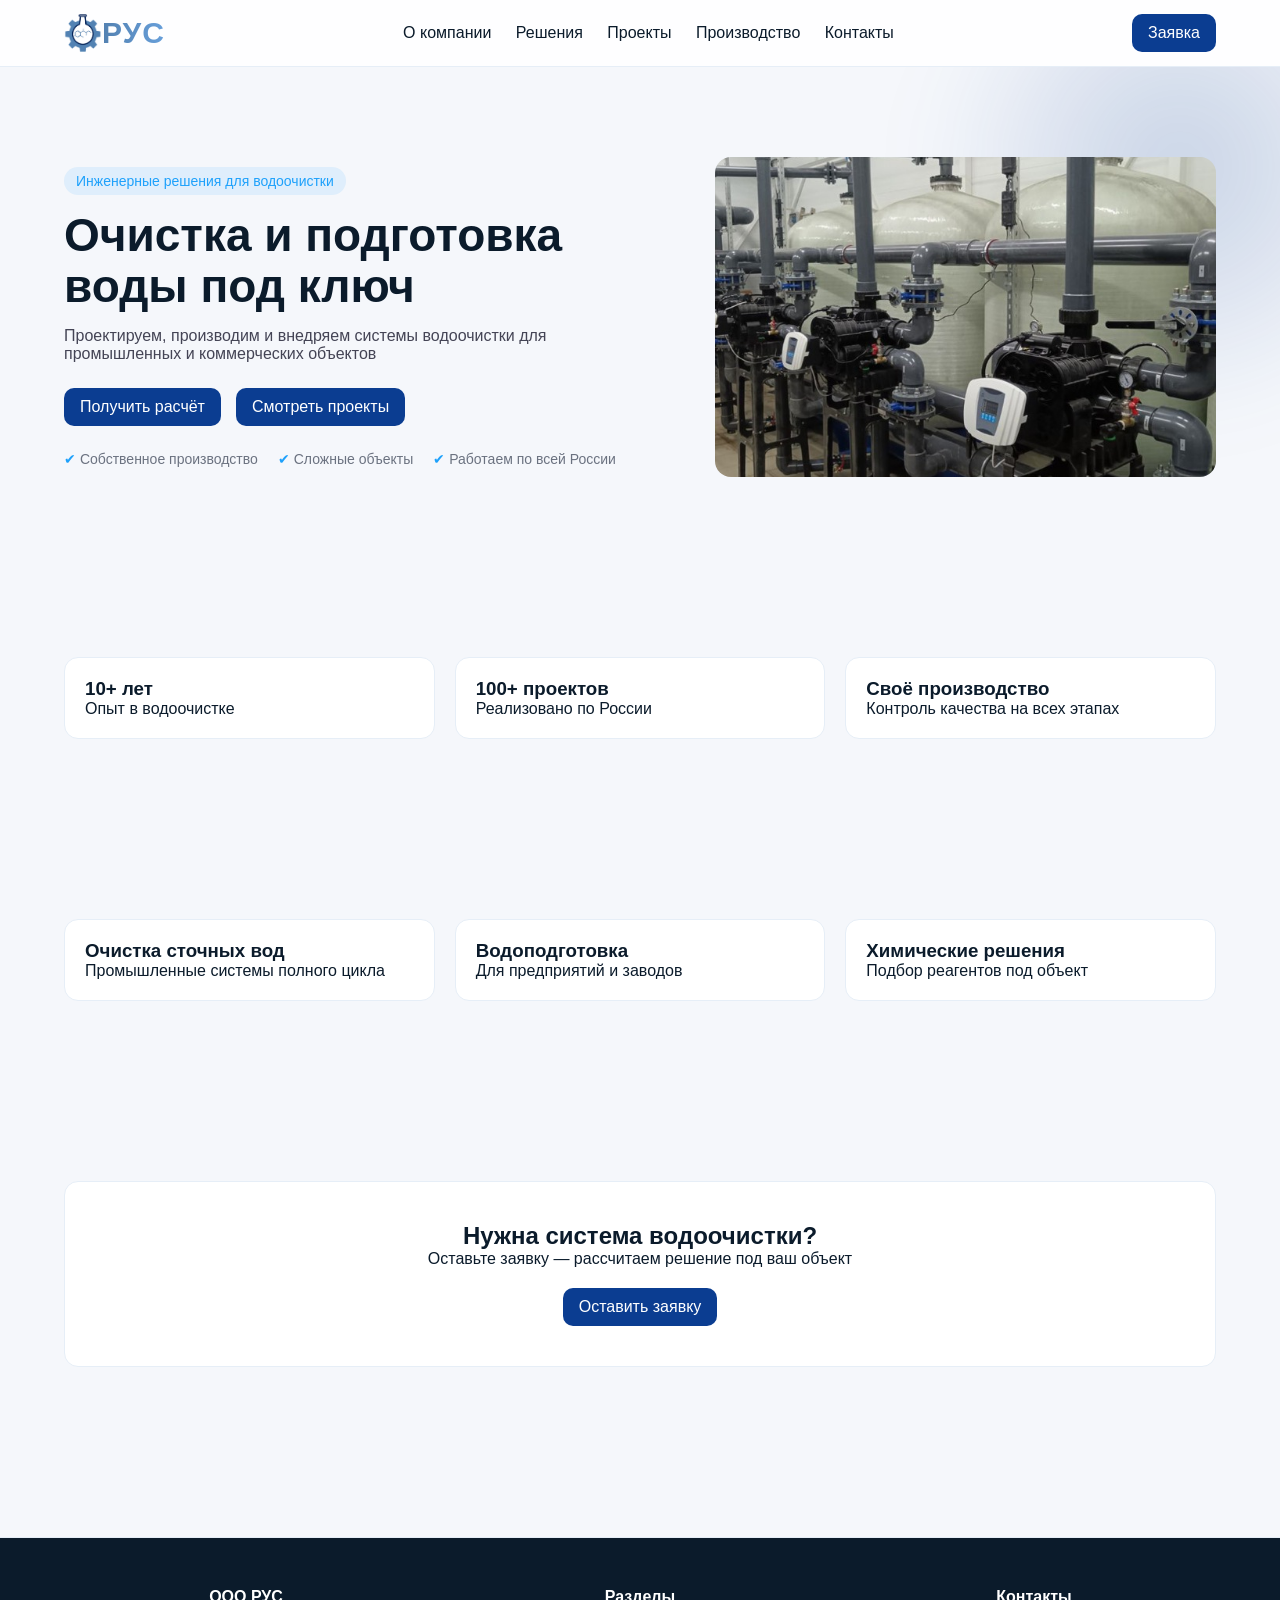
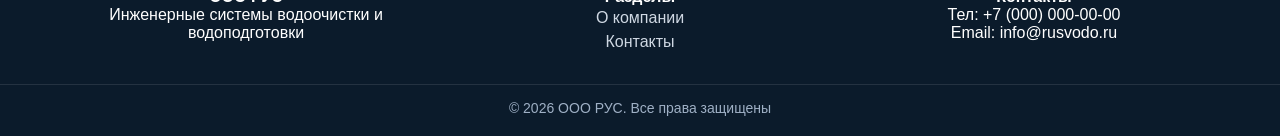
<file: index.html>
<!DOCTYPE html>
<html lang="ru">
<head>
    <meta charset="UTF-8">
    <meta name="viewport" content="width=device-width, initial-scale=1.0">
    <title>РУС — Инженерные системы</title>
    <link rel="stylesheet" href="style.css">
</head>

<body>

    <header class="header">
        <div class="container nav">
            <a href="index.html" class="logo-wrap">
                <img src="assets/logo.png" class="logo">
                <span class="logo-text">РУС</span>
            </a>

            <div class="burger" onclick="toggleMenu()">☰</div>

            <nav id="menu">
                <a href="about.html">О компании</a>
                <a href="services.html">Решения</a>
                <a href="projects.html">Проекты</a>
                <a href="production.html">Производство</a>
                <a href="contacts.html">Контакты</a>
            </nav>

            <a href="contact.html" class="btn">Заявка</a>
        </div>
    </header>

    <section class="section hero">
        <div class="container hero-grid">

            <div>

                <!-- мини-бейдж -->
                <div class="badge">Инженерные решения для водоочистки</div>

                <h1>Очистка и подготовка воды под ключ</h1>

                <p class="muted" style="margin-top:15px;">
                    Проектируем, производим и внедряем системы водоочистки для промышленных и коммерческих объектов
                </p>

                <!-- кнопки -->
                <div class="hero-actions">
                    <a href="contact.html" class="btn">Получить расчёт</a>
                    <a href="projects.html" class="btn btn-outline">Смотреть проекты</a>
                </div>

                <!-- преимущества -->
                <div class="hero-features">
                    <span>Собственное производство</span>
                    <span>Сложные объекты</span>
                    <span>Работаем по всей России</span>
                </div>

            </div>

            <!-- правая карточка -->

            <div class="hero-slider">

                <img src="S1/hero1.jpg" class="slide active">
                <img src="S1/hero2.jpg" class="slide">
                <img src="S1/hero3.jpg" class="slide">

            </div>
        </div>
    </section>
    <section class="section">
        <div class="container">

            <div class="grid-3">

                <div class="card">
                    <h3>10+ лет</h3>
                    <p class="muted">Опыт в водоочистке</p>
                </div>

                <div class="card">
                    <h3>100+ проектов</h3>
                    <p class="muted">Реализовано по России</p>
                </div>

                <div class="card">
                    <h3>Своё производство</h3>
                    <p class="muted">Контроль качества на всех этапах</p>
                </div>

            </div>

        </div>
    </section>
    <section class="section">
        <div class="container grid-3">

            <div class="card">
                <h3>Очистка сточных вод</h3>
                <p>Промышленные системы полного цикла</p>
            </div>

            <div class="card">
                <h3>Водоподготовка</h3>
                <p>Для предприятий и заводов</p>
            </div>

            <div class="card">
                <h3>Химические решения</h3>
                <p>Подбор реагентов под объект</p>
            </div>

        </div>
    </section>
    <script>
        function toggleMenu() {
            document.getElementById('menu').classList.toggle('active');
        }
    </script>
    <section class="section">
        <div class="container">

            <div class="card" style="text-align:center; padding:40px;">
                <h2>Нужна система водоочистки?</h2>
                <p class="muted">Оставьте заявку — рассчитаем решение под ваш объект</p>

                <a href="contact.html" class="btn" style="margin-top:20px;">
                    Оставить заявку
                </a>
            </div>

        </div>
    </section>
    <script>
        let slides = document.querySelectorAll('.slide');
        let index = 0;

        setInterval(() => {
            slides[index].classList.remove('active');
            index = (index + 1) % slides.length;
            slides[index].classList.add('active');
        }, 4000);
    </script>
</body>
</html>
<footer class="footer">
    <div class="container footer-grid">

        <div>
            <h4>ООО РУС</h4>
            <p>Инженерные системы водоочистки и водоподготовки</p>
        </div>

        <div>
            <h4>Разделы</h4>
            <a href="about.html">О компании</a><br>
            
            <a href="contact.html">Контакты</a>
        </div>

        <div>
            <h4>Контакты</h4>
            <p>Тел: +7 (000) 000-00-00</p>
            <p>Email: info@rusvodo.ru</p>
        </div>

    </div>

    <div class="footer-bottom">
        © 2026 ООО РУС. Все права защищены
    </div>
</footer>
</file>
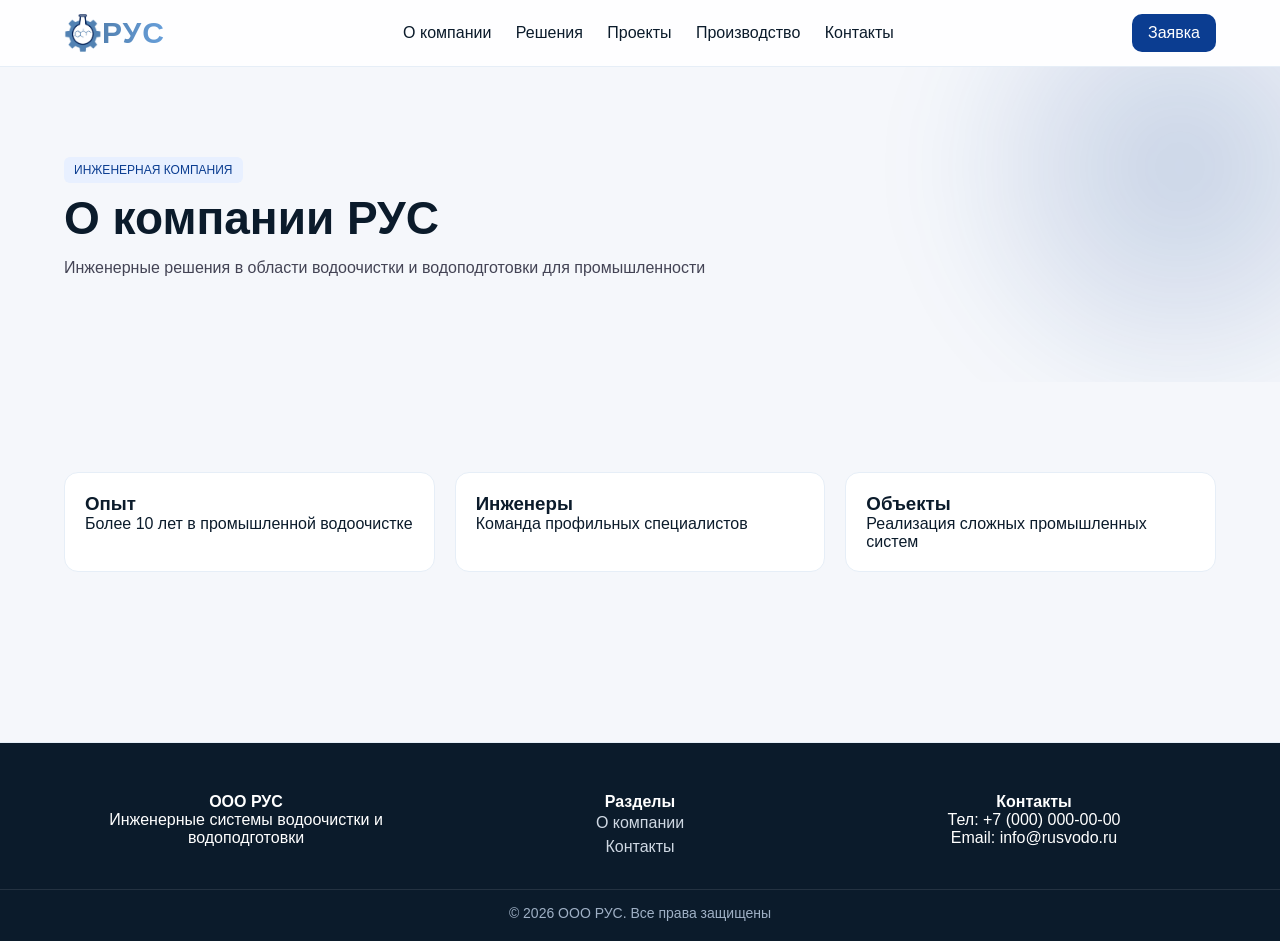
<file: about.html>
<!DOCTYPE html>
<html lang="ru">
<head>
    <meta charset="UTF-8">
    <meta name="viewport" content="width=device-width, initial-scale=1.0">
    <title>О компании — РУС</title>
    <link rel="stylesheet" href="style.css">
</head>

<body>

    <header class="header">
        <div class="container nav">
            <a href="index.html" class="logo-wrap">
                <img src="assets/logo.png" class="logo">
                <span class="logo-text">РУС</span>
            </a>

            <div class="burger" onclick="toggleMenu()">☰</div>

            <nav id="menu">
                <a href="about.html">О компании</a>
                <a href="services.html">Решения</a>
                <a href="projects.html">Проекты</a>
                <a href="production.html">Производство</a>
                <a href="contacts.html">Контакты</a>
            </nav>

            <a href="contact.html" class="btn">Заявка</a>
        </div>
    </header>

    <section class="hero">
        <div class="container">
            <div class="tag">ИНЖЕНЕРНАЯ КОМПАНИЯ</div>
            <h1>О компании РУС</h1>
            <p>Инженерные решения в области водоочистки и водоподготовки для промышленности</p>
        </div>
    </section>

    <section class="section">
        <div class="container grid-3">

            <div class="card">
                <h3>Опыт</h3>
                <p>Более 10 лет в промышленной водоочистке</p>
            </div>

            <div class="card">
                <h3>Инженеры</h3>
                <p>Команда профильных специалистов</p>
            </div>

            <div class="card">
                <h3>Объекты</h3>
                <p>Реализация сложных промышленных систем</p>
            </div>

        </div>
    </section>
    <script>
        function toggleMenu() {
            document.getElementById('menu').classList.toggle('active');
        }
    </script>

</body>
</html>
<footer class="footer">
    <div class="container footer-grid">

        <div>
            <h4>ООО РУС</h4>
            <p>Инженерные системы водоочистки и водоподготовки</p>
        </div>

        <div>
            <h4>Разделы</h4>
            <a href="about.html">О компании</a><br>
            
            <a href="contact.html">Контакты</a>
        </div>

        <div>
            <h4>Контакты</h4>
            <p>Тел: +7 (000) 000-00-00</p>
            <p>Email: info@rusvodo.ru</p>
        </div>

    </div>

    <div class="footer-bottom">
        © 2026 ООО РУС. Все права защищены
    </div>
</footer>
</file>
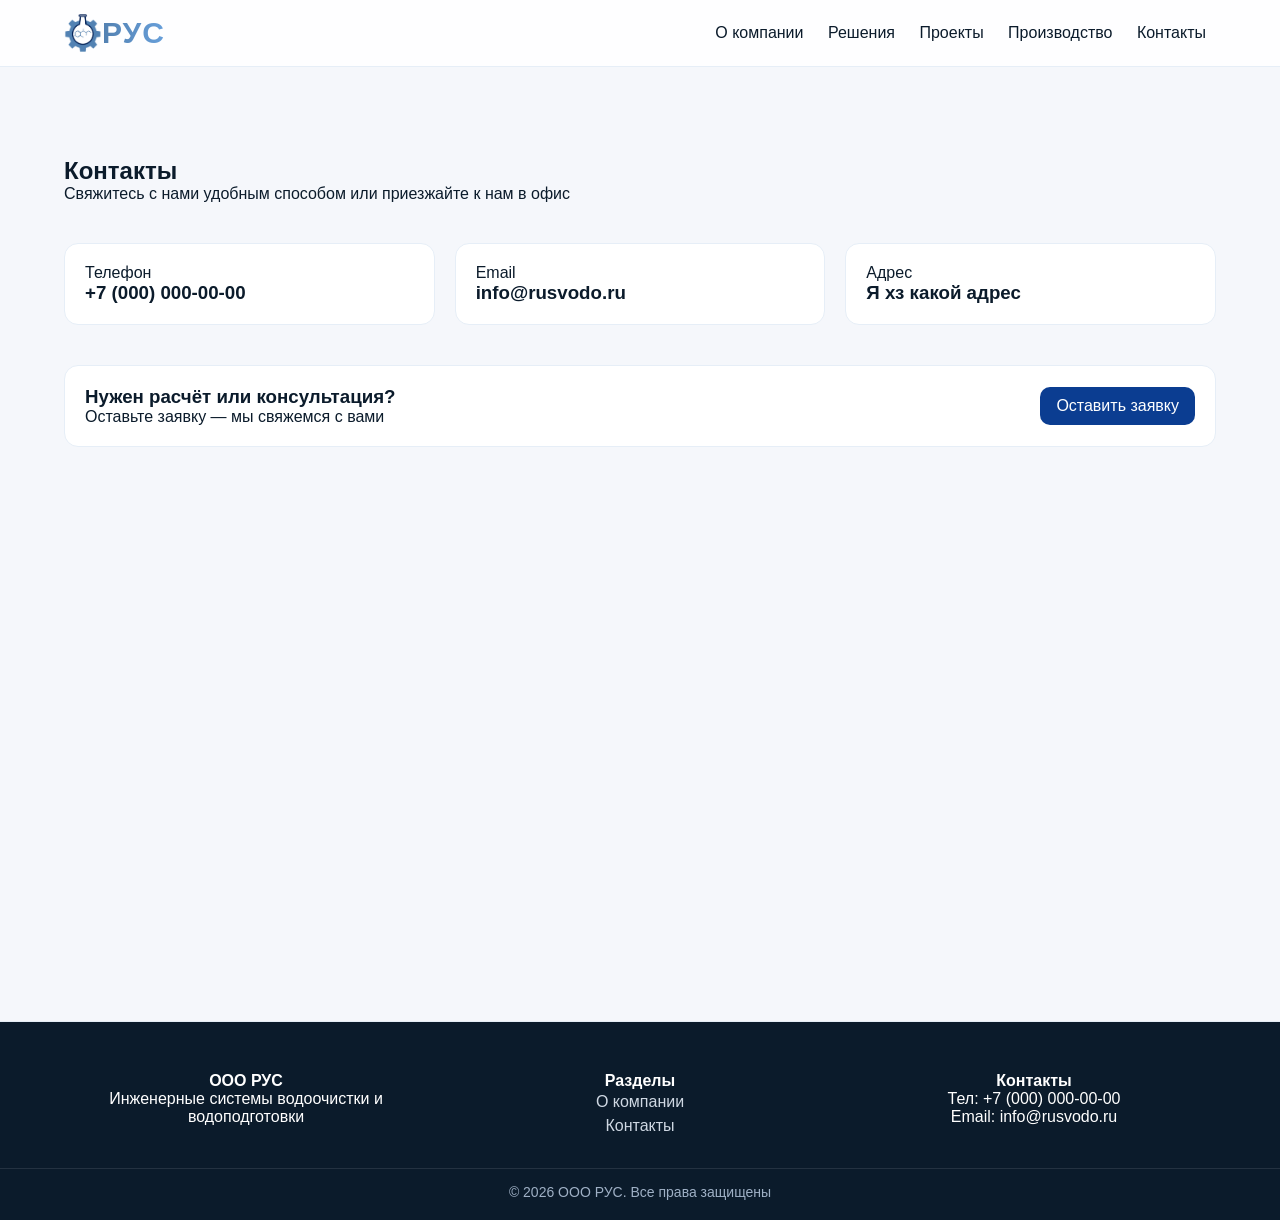
<file: contacts.html>
<!DOCTYPE html>
<html lang="ru">
<head>
    <meta charset="UTF-8">
    <meta name="viewport" content="width=device-width, initial-scale=1.0">
    <title>Контакты — РУС</title>
    <link rel="stylesheet" href="style.css">
</head>
<body>

    <header class="header">
        <div class="container nav">
            <a href="index.html" class="logo-wrap">
                <img src="assets/logo.png" class="logo">
                <span class="logo-text">РУС</span>
            </a>

            <div class="burger" onclick="toggleMenu()">☰</div>

            <nav id="menu">
                <a href="about.html">О компании</a>
                <a href="services.html">Решения</a>
                <a href="projects.html">Проекты</a>
                <a href="production.html">Производство</a>
                <a href="contacts.html">Контакты</a>
            </nav>
        </div>
    </header>

    <section class="section">
        <div class="container">

            <!-- Заголовок -->
            <div style="max-width:600px;">
                <h1>Контакты</h1>
                <p class="muted">Свяжитесь с нами удобным способом или приезжайте к нам в офис</p>
            </div>

            <!-- Контакты -->
            <div class="grid-3" style="margin-top:40px;">

                <div class="card">
                    <p class="muted">Телефон</p>
                    <h3>+7 (000) 000-00-00</h3>
                </div>

                <div class="card">
                    <p class="muted">Email</p>
                    <h3>info@rusvodo.ru</h3>
                </div>

                <div class="card">
                    <p class="muted">Адрес</p>
                    <h3>Я хз какой адрес</h3>
                </div>

            </div>

            <!-- CTA -->
            <div class="card" style="margin-top:40px; display:flex; justify-content:space-between; align-items:center; flex-wrap:wrap; gap:20px;">
                <div>
                    <h3>Нужен расчёт или консультация?</h3>
                    <p class="muted">Оставьте заявку — мы свяжемся с вами</p>
                </div>

                <a href="contact.html" class="btn">Оставить заявку</a>
            </div>

            <!-- Карта -->
            <div class="map">
                <iframe src="https://yandex.ru/map-widget/v1/?ll=37.6173%2C55.7558&z=10&l=map"
                        width="100%"
                        height="400"
                        frameborder="0"
                        style="border-radius:12px;">
                </iframe>
            </div>

        </div>
    </section>

    <footer class="footer">
        <div class="container footer-grid">

            <div>
                <h4>ООО РУС</h4>
                <p>Инженерные системы водоочистки и водоподготовки</p>
            </div>

            <div>
                <h4>Разделы</h4>
                <a href="about.html">О компании</a><br>
                
                <a href="contact.html">Контакты</a>
            </div>

            <div>
                <h4>Контакты</h4>
                <p>Тел: +7 (000) 000-00-00</p>
                <p>Email: info@rusvodo.ru</p>
            </div>

        </div>

        <div class="footer-bottom">
            © 2026 ООО РУС. Все права защищены
        </div>
    </footer>

    <script>
        function toggleMenu() {
            document.getElementById('menu').classList.toggle('active');
        }
    </script>

</body>
</html>
</file>
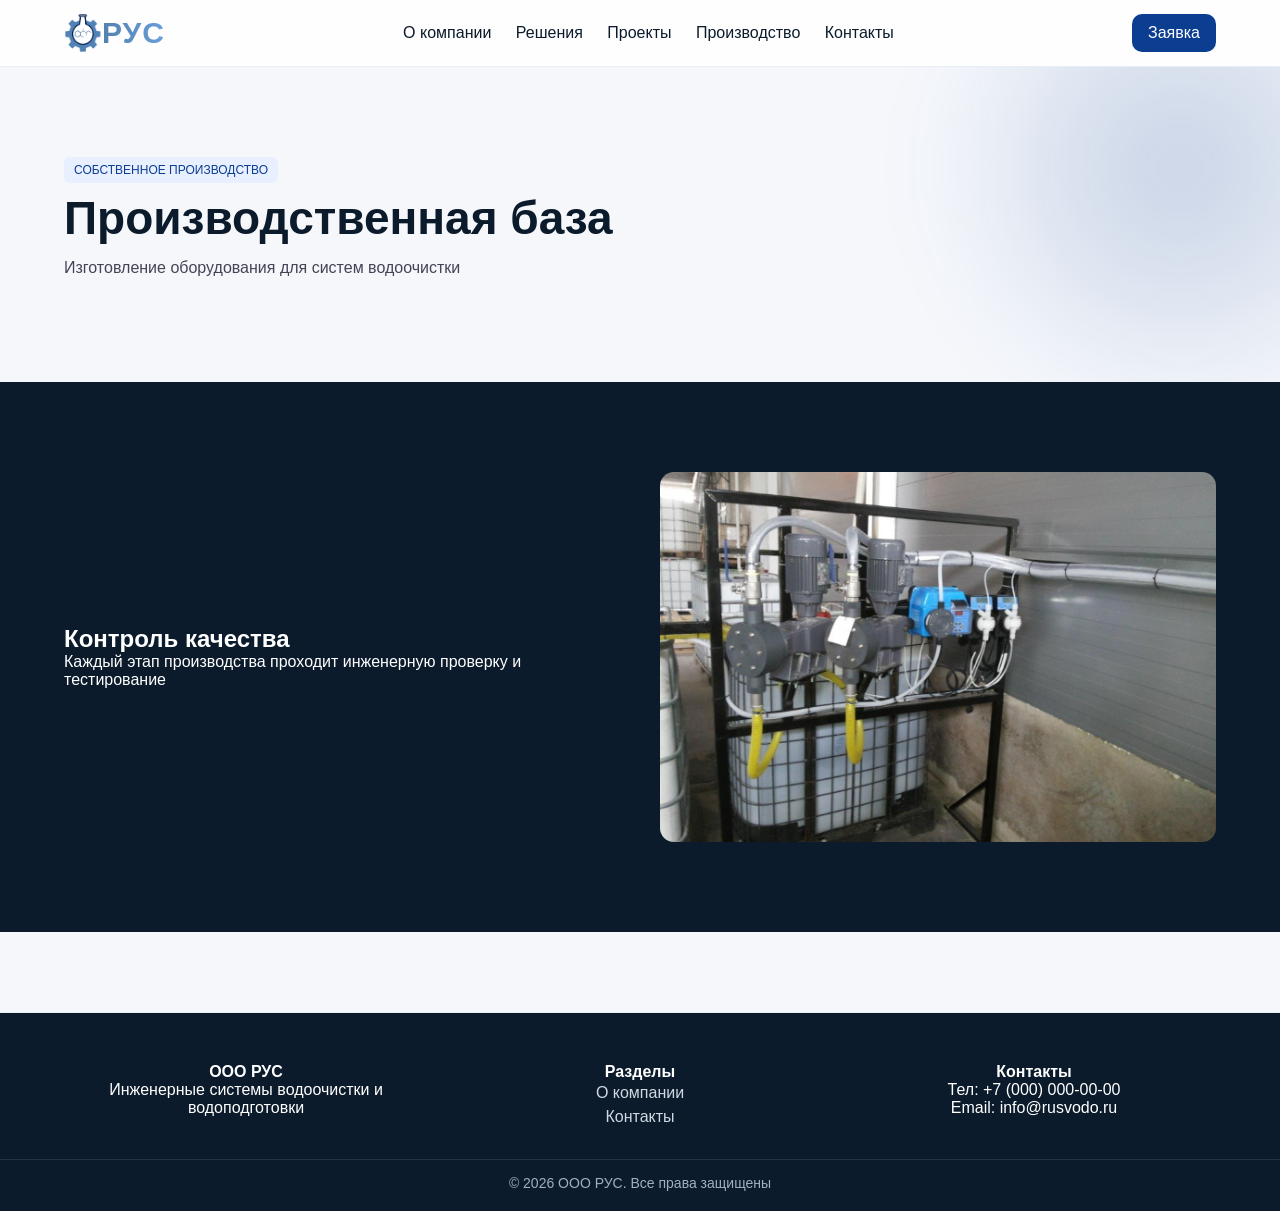
<file: production.html>
<!DOCTYPE html>
<html lang="ru">
<head>
    <meta charset="UTF-8">
    <meta name="viewport" content="width=device-width, initial-scale=1.0">
    <title>Производство — РУС</title>
    <link rel="stylesheet" href="style.css">
</head>

<body>

    <header class="header">
        <div class="container nav">
            <a href="index.html" class="logo-wrap">
                <img src="assets/logo.png" class="logo">
                <span class="logo-text">РУС</span>
            </a>

            <div class="burger" onclick="toggleMenu()">☰</div>

            <nav id="menu">
                <a href="about.html">О компании</a>
                <a href="services.html">Решения</a>
                <a href="projects.html">Проекты</a>
                <a href="production.html">Производство</a>
                <a href="contacts.html">Контакты</a>
            </nav>

            <a href="contact.html" class="btn">Заявка</a>
        </div>
    </header>

    <section class="hero">
        <div class="container">
            <div class="tag">СОБСТВЕННОЕ ПРОИЗВОДСТВО</div>
            <h1>Производственная база</h1>
            <p>Изготовление оборудования для систем водоочистки</p>
        </div>
    </section>

    <section class="section dark">
        <div class="container split">

            <div>
                <h2>Контроль качества</h2>
                <p>Каждый этап производства проходит инженерную проверку и тестирование</p>
            </div>

            <img src="assets/factory.jpg">

        </div>
    </section>
    <script>
        function toggleMenu() {
            document.getElementById('menu').classList.toggle('active');
        }
    </script>
</body>
</html>
<footer class="footer">
    <div class="container footer-grid">

        <div>
            <h4>ООО РУС</h4>
            <p>Инженерные системы водоочистки и водоподготовки</p>
        </div>

        <div>
            <h4>Разделы</h4>
            <a href="about.html">О компании</a><br>
            
            <a href="contact.html">Контакты</a>
        </div>

        <div>
            <h4>Контакты</h4>
            <p>Тел: +7 (000) 000-00-00</p>
            <p>Email: info@rusvodo.ru</p>
        </div>

    </div>

    <div class="footer-bottom">
        © 2026 ООО РУС. Все права защищены
    </div>
</footer>
</file>
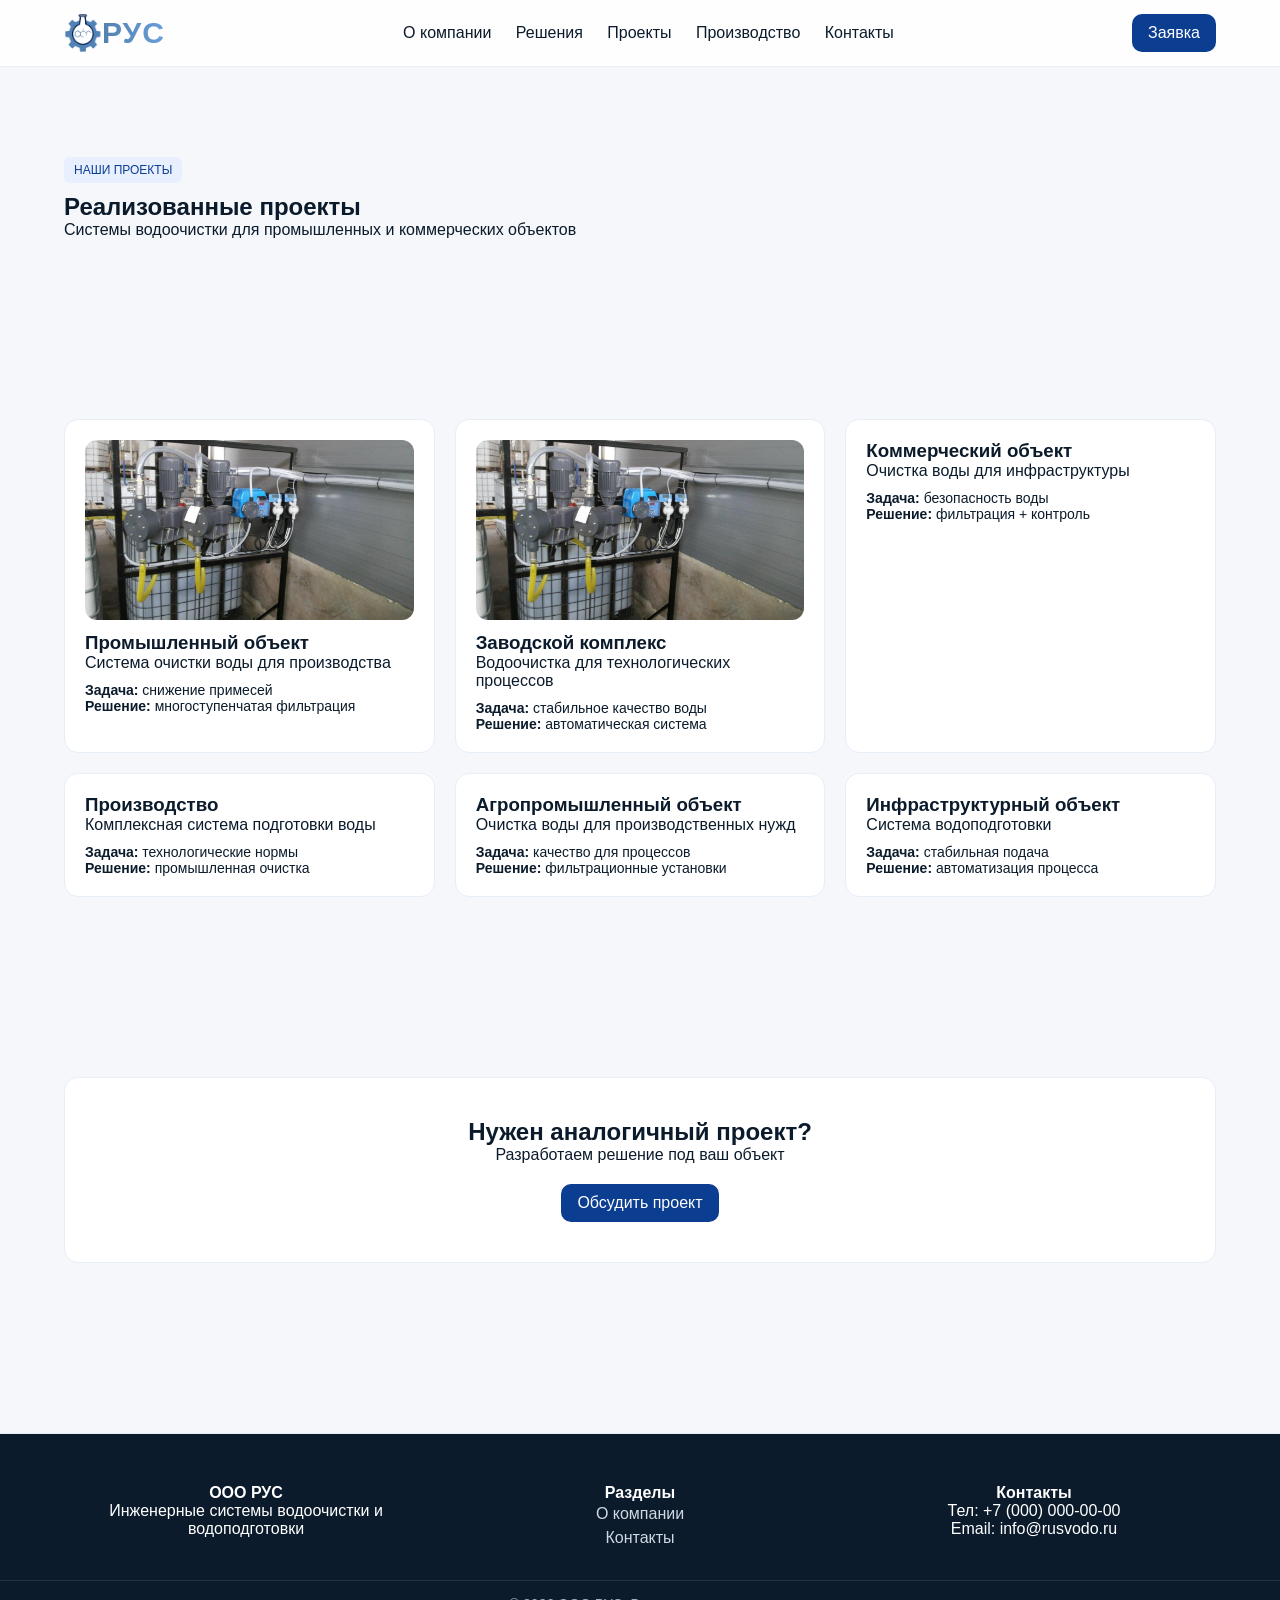
<file: projects.html>
<!DOCTYPE html>
<html lang="ru">
<head>
    <meta charset="UTF-8">
    <meta name="viewport" content="width=device-width, initial-scale=1.0">
    <title>Проекты — РУС</title>
    <link rel="stylesheet" href="style.css">
</head>
<body>

    <header class="header">
        <div class="container nav">
            <a href="index.html" class="logo-wrap">
                <img src="assets/logo.png" class="logo">
                <span class="logo-text">РУС</span>
            </a>

            <div class="burger" onclick="toggleMenu()">☰</div>

            <nav id="menu">
                <a href="about.html">О компании</a>
                <a href="services.html">Решения</a>
                <a href="projects.html">Проекты</a>
                <a href="production.html">Производство</a>
                <a href="contacts.html">Контакты</a>
            </nav>

            <a href="contact.html" class="btn">Заявка</a>
        </div>
    </header>

    <!-- HERO -->
    <section class="section">
        <div class="container">

            <div style="max-width:600px;">
                <div class="tag">НАШИ ПРОЕКТЫ</div>
                <h1>Реализованные проекты</h1>
                <p class="muted">Системы водоочистки для промышленных и коммерческих объектов</p>
            </div>

        </div>
    </section>

    <!-- ПРОЕКТЫ -->
    <section class="section">
        <div class="container">

            <div class="grid-3">

                <div class="card">

                    <div class="project-slider">
                        <img src="assets/projects/1.jpg" class="slide active" onclick="openLightbox(this.src)">
                        <img src="assets/projects/1.1.jpg" class="slide" onclick="openLightbox(this.src)">
                        <img src="assets/projects/1.2.jpg" class="slide" onclick="openLightbox(this.src)">
                    </div>

                    <h3>Промышленный объект</h3>
                    <p class="muted">Система очистки воды для производства</p>

                    <div style="margin-top:10px; font-size:14px;">
                        <p><b>Задача:</b> снижение примесей</p>
                        <p><b>Решение:</b> многоступенчатая фильтрация</p>
                    </div>

                </div>

                <div class="card">
                    <div class="project-slider">
                        <img src="assets/projects/1.jpg" class="slide active" onclick="openLightbox(this.src)">
                        <img src="assets/projects/1.1.jpg" class="slide" onclick="openLightbox(this.src)">
                        <img src="assets/projects/1.2.jpg" class="slide" onclick="openLightbox(this.src)">
                    </div>
                    <h3>Заводской комплекс</h3>
                    <p class="muted">Водоочистка для технологических процессов</p>

                    <div style="margin-top:10px; font-size:14px;">
                        <p><b>Задача:</b> стабильное качество воды</p>
                        <p><b>Решение:</b> автоматическая система</p>
                    </div>
                </div>

                <div class="card">
                    <h3>Коммерческий объект</h3>
                    <p class="muted">Очистка воды для инфраструктуры</p>

                    <div style="margin-top:10px; font-size:14px;">
                        <p><b>Задача:</b> безопасность воды</p>
                        <p><b>Решение:</b> фильтрация + контроль</p>
                    </div>
                </div>

                <div class="card">
                    <h3>Производство</h3>
                    <p class="muted">Комплексная система подготовки воды</p>

                    <div style="margin-top:10px; font-size:14px;">
                        <p><b>Задача:</b> технологические нормы</p>
                        <p><b>Решение:</b> промышленная очистка</p>
                    </div>
                </div>

                <div class="card">
                    <h3>Агропромышленный объект</h3>
                    <p class="muted">Очистка воды для производственных нужд</p>

                    <div style="margin-top:10px; font-size:14px;">
                        <p><b>Задача:</b> качество для процессов</p>
                        <p><b>Решение:</b> фильтрационные установки</p>
                    </div>
                </div>

                <div class="card">
                    <h3>Инфраструктурный объект</h3>
                    <p class="muted">Система водоподготовки</p>

                    <div style="margin-top:10px; font-size:14px;">
                        <p><b>Задача:</b> стабильная подача</p>
                        <p><b>Решение:</b> автоматизация процесса</p>
                    </div>
                </div>

            </div>

        </div>
    </section>

    <!-- CTA -->
    <section class="section">
        <div class="container">

            <div class="card" style="text-align:center; padding:40px;">
                <h2>Нужен аналогичный проект?</h2>
                <p class="muted">Разработаем решение под ваш объект</p>

                <a href="contact.html" class="btn" style="margin-top:20px;">
                    Обсудить проект
                </a>
            </div>

        </div>
    </section>

    <footer class="footer">
        <div class="container footer-grid">

            <div>
                <h4>ООО РУС</h4>
                <p>Инженерные системы водоочистки и водоподготовки</p>
            </div>

            <div>
                <h4>Разделы</h4>
                <a href="about.html">О компании</a><br>

                <a href="contact.html">Контакты</a>
            </div>

            <div>
                <h4>Контакты</h4>
                <p>Тел: +7 (000) 000-00-00</p>
                <p>Email: info@rusvodo.ru</p>
            </div>

        </div>

        <div class="footer-bottom">
            © 2026 ООО РУС. Все права защищены
        </div>
    </footer>

    <script>
        function toggleMenu() {
            document.getElementById('menu').classList.toggle('active');
        }
    </script>
    <script>
        document.querySelectorAll('.project-slider').forEach(slider => {
            let slides = slider.querySelectorAll('.slide');
            let index = 0;

            setInterval(() => {
                slides[index].classList.remove('active');
                index = (index + 1) % slides.length;
                slides[index].classList.add('active');
            }, 3000);
        });
    </script>
    <div id="lightbox" class="lightbox">

        <span class="lightbox-close" onclick="closeLightbox()">×</span>

        <span class="lightbox-nav left" onclick="prevImage()">&#10094;</span>
        <span class="lightbox-nav right" onclick="nextImage()">&#10095;</span>

        <div class="lightbox-counter" id="lightbox-counter">1 / 1</div>

        <img id="lightbox-img">

    </div>
    <script>

        let images = [];
        let currentIndex = 0;

        function openLightbox(src) {
            images = Array.from(document.querySelectorAll('.project-slider .slide'))
                .map(img => img.src);

            currentIndex = images.indexOf(src);

            document.getElementById('lightbox').style.display = 'flex';
            document.getElementById('lightbox-img').src = src;

            updateCounter();

            document.addEventListener('keydown', handleKeys);
        }

        function closeLightbox() {
            document.getElementById('lightbox').style.display = 'none';
            document.removeEventListener('keydown', handleKeys);
        }

        function showImage(index) {
            if (index < 0) index = images.length - 1;
            if (index >= images.length) index = 0;

            currentIndex = index;

            const img = document.getElementById('lightbox-img');

            img.style.opacity = 0;

            setTimeout(() => {
                img.src = images[currentIndex];
                img.style.opacity = 1;
                updateCounter();
            }, 120);
        }

        function nextImage() {
            showImage(currentIndex + 1);
        }

        function prevImage() {
            showImage(currentIndex - 1);
        }

        function updateCounter() {
            document.getElementById('lightbox-counter').innerText =
                (currentIndex + 1) + " / " + images.length;
        }

        /* клавиши */
        function handleKeys(e) {
            if (e.key === "Escape") closeLightbox();
            if (e.key === "ArrowRight") nextImage();
            if (e.key === "ArrowLeft") prevImage();
        }

        /* свайп */
        let touchStartX = 0;

        document.addEventListener("touchstart", e => {
            touchStartX = e.touches[0].clientX;
        });

        document.addEventListener("touchend", e => {
            let diff = e.changedTouches[0].clientX - touchStartX;

            if (Math.abs(diff) > 50) {
                if (diff > 0) prevImage();
                else nextImage();
            }
        });

    </script>
</body>
</html>
</file>
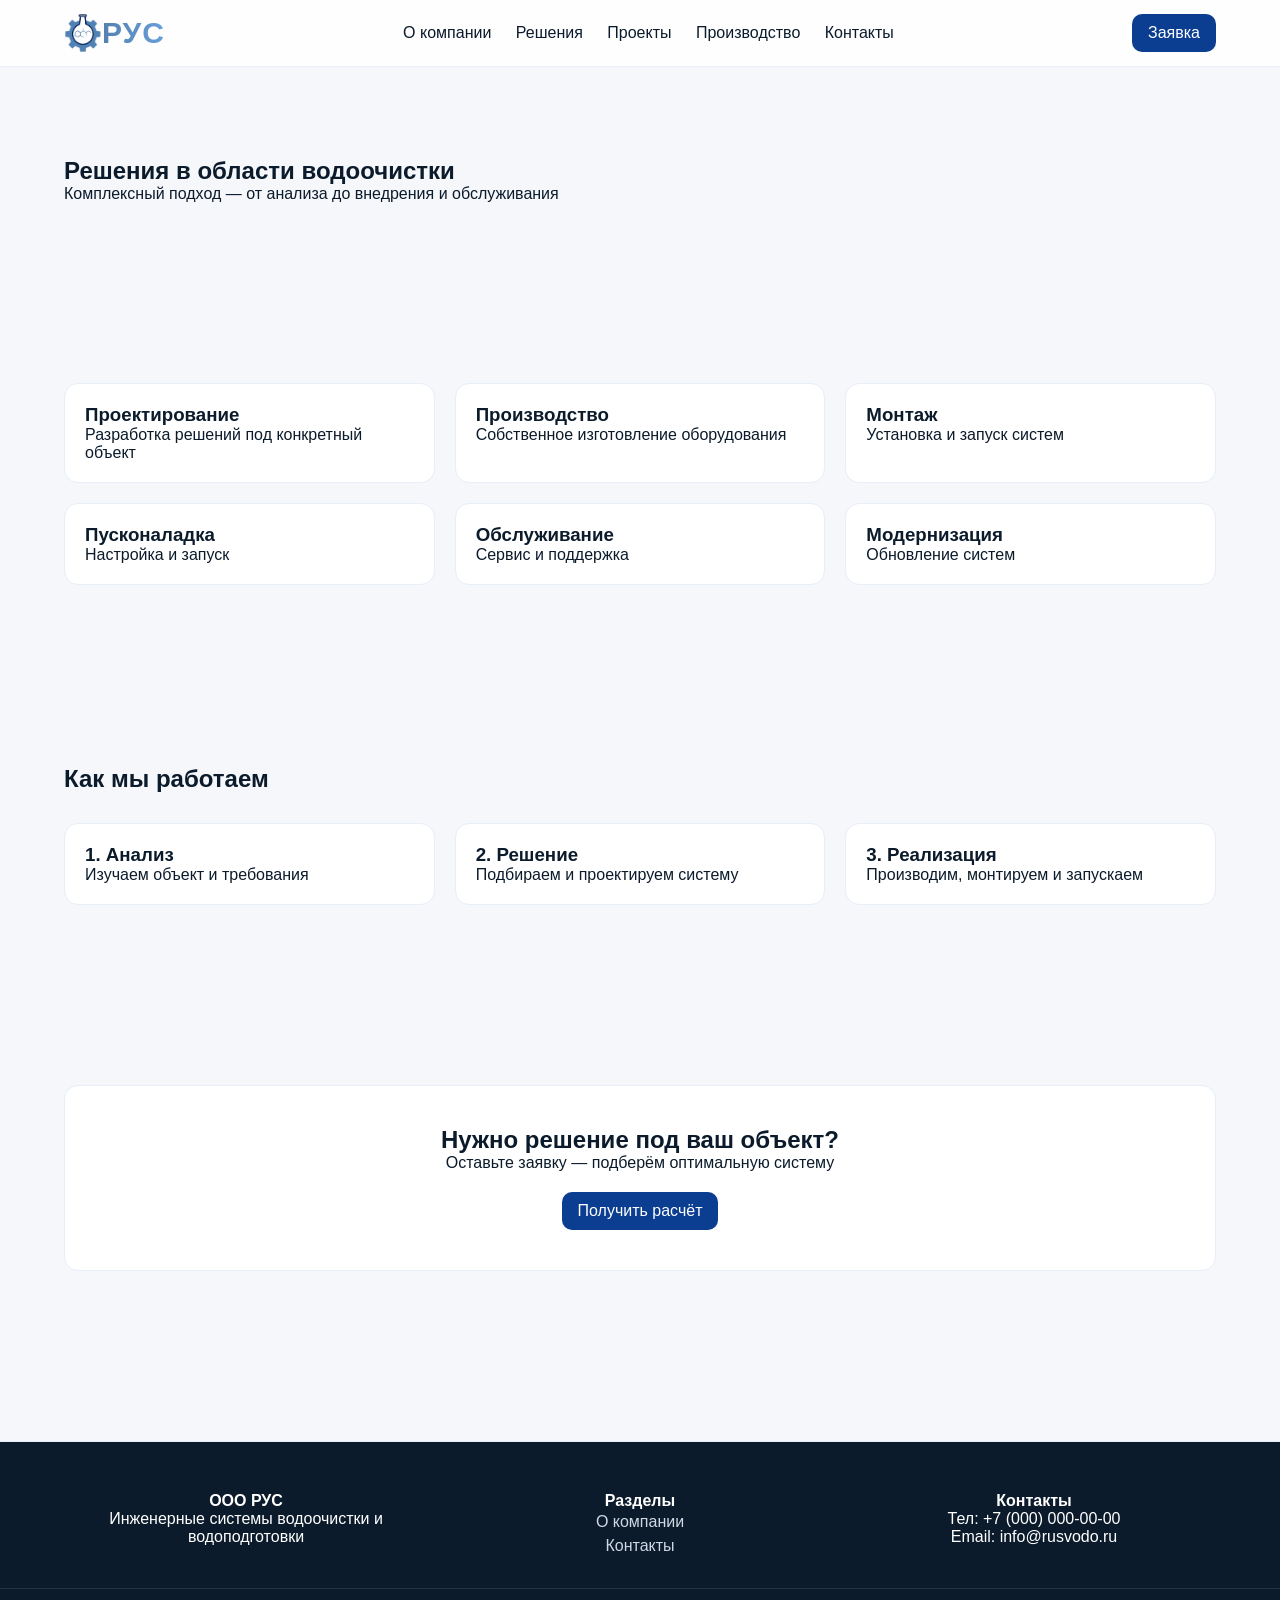
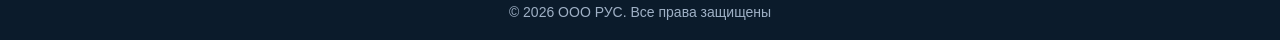
<file: services.html>
<!DOCTYPE html>
<html lang="ru">
<head>
    <meta charset="UTF-8">
    <meta name="viewport" content="width=device-width, initial-scale=1.0">
    <title>Решения — РУС</title>
    <link rel="stylesheet" href="style.css">
</head>
<body>
    <header class="header">
        <div class="container nav">
            <a href="index.html" class="logo-wrap">
                <img src="assets/logo.png" class="logo">
                <span class="logo-text">РУС</span>
            </a>

            <div class="burger" onclick="toggleMenu()">☰</div>

            <nav id="menu">
                <a href="about.html">О компании</a>
                <a href="services.html">Решения</a>
                <a href="projects.html">Проекты</a>
                <a href="production.html">Производство</a>
                <a href="contacts.html">Контакты</a>
            </nav>

            <a href="contact.html" class="btn">Заявка</a>
        </div>
    </header>

    <!-- HERO -->
    <section class="section">
        <div class="container">

            <div style="max-width:600px;">
                <h1>Решения в области водоочистки</h1>
                <p class="muted">Комплексный подход — от анализа до внедрения и обслуживания</p>
            </div>

        </div>
    </section>

    <!-- УСЛУГИ -->
    <section class="section">
        <div class="container">

            <div class="grid-3">

                <div class="card service-card" onclick="toggleService(this)">
                    
                    <h3>Проектирование</h3>
                    <p class="muted">Разработка решений под конкретный объект</p>
                    <div class="service-more">
                        <p>✔ Анализ воды</p>
                        <p>✔ Подбор технологии</p>
                        <p>✔ Расчёт системы</p>
                    </div>
                </div>

                <div class="card service-card" onclick="toggleService(this)">
                    
                    <h3>Производство</h3>
                    <p class="muted">Собственное изготовление оборудования</p>
                    <div class="service-more">
                        <p>✔ Металлоконструкции</p>
                        <p>✔ Сборка систем</p>
                        <p>✔ Контроль качества</p>
                    </div>
                </div>

                <div class="card service-card" onclick="toggleService(this)">
                    
                    <h3>Монтаж</h3>
                    <p class="muted">Установка и запуск систем</p>
                    <div class="service-more">
                        <p>✔ Выезд на объект</p>
                        <p>✔ Подключение</p>
                        <p>✔ Проверка работы</p>
                    </div>
                </div>

                <div class="card service-card" onclick="toggleService(this)">
                    
                    <h3>Пусконаладка</h3>
                    <p class="muted">Настройка и запуск</p>
                    <div class="service-more">
                        <p>✔ Настройка режимов</p>
                        <p>✔ Тестирование</p>
                        <p>✔ Выход на параметры</p>
                    </div>
                </div>

                <div class="card service-card" onclick="toggleService(this)">
                    
                    <h3>Обслуживание</h3>
                    <p class="muted">Сервис и поддержка</p>
                    <div class="service-more">
                        <p>✔ Плановое ТО</p>
                        <p>✔ Замена фильтров</p>
                        <p>✔ Диагностика</p>
                    </div>
                </div>

                <div class="card service-card" onclick="toggleService(this)">
                    
                    <h3>Модернизация</h3>
                    <p class="muted">Обновление систем</p>
                    <div class="service-more">
                        <p>✔ Улучшение эффективности</p>
                        <p>✔ Замена узлов</p>
                        <p>✔ Апгрейд решений</p>
                    </div>
                </div>

            </div>

        </div>
    </section>

    <!-- КАК РАБОТАЕМ -->
    <section class="section">
        <div class="container">

            <h2>Как мы работаем</h2>

            <div class="grid-3" style="margin-top:30px;">

                <div class="card">
                    <h3>1. Анализ</h3>
                    <p class="muted">Изучаем объект и требования</p>
                </div>

                <div class="card">
                    <h3>2. Решение</h3>
                    <p class="muted">Подбираем и проектируем систему</p>
                </div>

                <div class="card">
                    <h3>3. Реализация</h3>
                    <p class="muted">Производим, монтируем и запускаем</p>
                </div>

            </div>

        </div>
    </section>

    <!-- CTA -->
    <section class="section">
        <div class="container">

            <div class="card" style="text-align:center; padding:40px;">
                <h2>Нужно решение под ваш объект?</h2>
                <p class="muted">Оставьте заявку — подберём оптимальную систему</p>

                <a href="contact.html" class="btn" style="margin-top:20px;">
                    Получить расчёт
                </a>
            </div>

        </div>
    </section>

    <footer class="footer">
        <div class="container footer-grid">

            <div>
                <h4>ООО РУС</h4>
                <p>Инженерные системы водоочистки и водоподготовки</p>
            </div>

            <div>
                <h4>Разделы</h4>
                <a href="about.html">О компании</a><br>

                <a href="contact.html">Контакты</a>
            </div>

            <div>
                <h4>Контакты</h4>
                <p>Тел: +7 (000) 000-00-00</p>
                <p>Email: info@rusvodo.ru</p>
            </div>

        </div>

        <div class="footer-bottom">
            © 2026 ООО РУС. Все права защищены
        </div>
    </footer>

    <script>
        function toggleMenu() {
            document.getElementById('menu').classList.toggle('active');
        }
    </script>
    <script>
        function toggleService(el) {
            document.querySelectorAll('.service-card').forEach(card => {
                if (card !== el) card.classList.remove('active');
            });
            el.classList.toggle('active');
        }
    </script>
</body>
</html>
</file>
<file: style.css>
﻿body {
  margin: 0;
  font-family: Inter, sans-serif;
  background: #f6f8fb;
  color: #0b1b2b;
}

.container {
  width: 90%;
  max-width: 1200px;
  margin: auto;
}

/* HEADER */
.header {
  background: white;
  border-bottom: 1px solid #e6eef7;
  position: sticky;
  top: 0;
  z-index: 1000;
}

.nav {
  display: flex;
  justify-content: space-between;
  align-items: center;
  padding: 15px 0;
}

.logo {
  height: 50px;
}

nav a {
  margin: 0 10px;
  text-decoration: none;
  color: #0b1b2b;
  font-weight: 500;
}

.btn {
    background: #0b3d91;
    color: white;
    padding: 10px 16px;
    border-radius: 10px;
    text-decoration: none;
    transition: 0.2s;
    display: inline-block;
    box-shadow: none; /* убрали свечение */
}

    .btn:hover {
        transform: translateY(-1px);
        background: #0a357f;
        box-shadow: none; /* убрали hover glow */
    }
/* SECTIONS */
.section {
  padding: 70px 0;
}

.dark {
  background: #0b1b2b;
  color: white;
}

/* GRID */
.grid-3 {
  display: grid;
  grid-template-columns: repeat(3, 1fr);
  gap: 20px;
}

.card {
  background: white;
  padding: 20px;
  border-radius: 12px;
  border: 1px solid #e6eef7;
}

/* SPLIT */
.split {
  display: grid;
  grid-template-columns: 1fr 1fr;
  gap: 40px;
  align-items: center;
}

.split img {
  width: 100%;
  border-radius: 12px;
}

/* HERO */
.hero {
  padding: 80px 0;
}

.hero h1 {
  font-size: 42px;
}
:root {
    --bg: #f5f7fb;
    --text: #0b1b2b;
    --blue: #0b3d91;
    --line: #e6eef7;
    --dark: #0b1b2b;
}

* {
    margin: 0;
    padding: 0;
    box-sizing: border-box;
    font-family: Inter, sans-serif;
}

body {
    background: var(--bg);
    color: var(--text);
}

/* CONTAINER */
.container {
    width: 90%;
    max-width: 1200px;
    margin: auto;
}

/* HEADER (единый) */
.header {
    position: sticky;
    top: 0;
    background: rgba(255,255,255,0.85);
    backdrop-filter: blur(10px);
    border-bottom: 1px solid var(--line);
    z-index: 1000;
}

.nav {
    display: flex;
    justify-content: space-between;
    align-items: center;
    padding: 14px 0;
}

.logo {
    height: 38px;
}

nav a {
    margin: 0 10px;
    text-decoration: none;
    color: var(--text);
    font-weight: 500;
}

/* BUTTON */
.btn {
    background: var(--blue);
    color: white;
    padding: 10px 16px;
    border-radius: 10px;
    text-decoration: none;
    transition: 0.3s;
}

    .btn:hover {
        transform: translateY(-2px);
        box-shadow: 0 10px 25px rgba(11,61,145,0.2);
    }

/* HERO (v4 уровень) */
.hero {
    padding: 90px 0;
    position: relative;
    overflow: hidden;
}

    .hero::before {
        content: "";
        position: absolute;
        width: 600px;
        height: 600px;
        background: radial-gradient(circle, rgba(11,61,145,0.2), transparent 60%);
        top: -200px;
        right: -200px;
        filter: blur(40px);
    }

.hero-grid {
    display: grid;
    grid-template-columns: 1.2fr 1fr;
    gap: 50px;
    align-items: center;
}

.hero h1 {
    font-size: 46px;
    line-height: 1.1;
}

.hero p {
    margin: 15px 0;
    color: #445;
}

/* TAG */
.tag {
    display: inline-block;
    background: #e8f0ff;
    color: var(--blue);
    padding: 6px 10px;
    font-size: 12px;
    border-radius: 6px;
    margin-bottom: 10px;
}

/* SECTIONS */
.section {
    padding: 90px 0;
}

/* GRID */
.grid-3 {
    display: grid;
    grid-template-columns: repeat(3, 1fr);
    gap: 20px;
}

/* CARD */
.card {
    background: white;
    border: 1px solid var(--line);
    border-radius: 14px;
    padding: 20px;
    transition: 0.3s;
}

    .card:hover {
        transform: translateY(-6px);
        box-shadow: 0 20px 40px rgba(0,0,0,0.08);
    }

/* DARK SECTION */
.dark {
    background: var(--dark);
    color: white;
}

/* SPLIT */
.split {
    display: grid;
    grid-template-columns: 1fr 1fr;
    gap: 40px;
    align-items: center;
}

    .split img {
        width: 100%;
        border-radius: 14px;
    }

/* FOOTER */
.footer {
    text-align: center;
    padding: 20px;
    border-top: 1px solid var(--line);
}
.footer {
    background: #0b1b2b;
    color: white;
    padding: 50px 0 20px;
    margin-top: 80px;
}

.footer-grid {
    display: grid;
    grid-template-columns: repeat(3, 1fr);
    gap: 30px;
}

.footer a {
    color: #cfd8e3;
    text-decoration: none;
    display: inline-block;
    margin: 3px 0;
}

    .footer a:hover {
        color: white;
    }

.footer-bottom {
    text-align: center;
    margin-top: 30px;
    padding-top: 15px;
    border-top: 1px solid rgba(255,255,255,0.1);
    font-size: 14px;
    color: #9fb0c5;
}
.form-box {
    background: white;
    border: 1px solid var(--line);
    border-radius: 16px;
    padding: 40px;
    max-width: 900px;
    margin: auto;
}

.form-head {
    margin-bottom: 30px;
}

    .form-head h2 {
        font-size: 28px;
        margin-bottom: 10px;
    }

    .form-head p {
        color: #556;
    }

/* GRID */
.form-grid {
    display: grid;
    grid-template-columns: 1fr 1fr;
    gap: 20px;
}

.input-group {
    display: flex;
    flex-direction: column;
}

    .input-group label {
        font-size: 13px;
        margin-bottom: 6px;
        color: #445;
    }

/* INPUTS */
input, textarea, select {
    padding: 12px;
    border-radius: 10px;
    border: 1px solid var(--line);
    font-size: 14px;
    transition: 0.2s;
}

    input:focus, textarea:focus, select:focus {
        border-color: var(--blue);
        outline: none;
    }

/* FULL WIDTH */
.full {
    grid-column: span 2;
}

textarea {
    min-height: 120px;
    resize: vertical;
}

/* BOTTOM */
.form-bottom {
    grid-column: span 2;
    display: flex;
    justify-content: space-between;
    align-items: center;
    margin-top: 10px;
}

    .form-bottom span {
        font-size: 13px;
        color: #667;
    }
.logo-wrap {
    display: flex;
    align-items: center;
    gap: -10px;
    text-decoration: none;
}

.logo-text {
    font-weight: 700;
    font-size: 30px;
    background: linear-gradient(90deg,#5381B1, #679FDA);
    -webkit-background-clip: text;
    -webkit-text-fill-color: transparent;
    letter-spacing: 1px;
}
/* BURGER */
.burger {
    display: none;
    font-size: 26px;
    cursor: pointer;
}

/* MOBILE */
@media (max-width: 768px) {

    .burger {
        display: block;
    }

    nav {
        position: absolute;
        top: 70px;
        right: 0;
        background: white;
        width: 100%;
        display: none;
        flex-direction: column;
        padding: 20px;
        border-top: 1px solid var(--line);
    }

        nav a {
            margin: 10px 0;
        }

        nav.active {
            display: flex;
        }

    /* GRID */
    .hero-grid {
        grid-template-columns: 1fr;
    }

    .grid-3 {
        grid-template-columns: 1fr;
    }

    .split {
        grid-template-columns: 1fr;
    }

    /* TEXT */
    .hero h1 {
        font-size: 30px;
    }

    .section {
        padding: 60px 0;
    }

    /* FORM */
    .form-grid {
        grid-template-columns: 1fr;
    }

    .full {
        grid-column: span 1;
    }

    .form-bottom {
        flex-direction: column;
        align-items: flex-start;
        gap: 10px;
    }
}
@media (max-width: 768px) {

    .form-grid {
        display: block; /* ключевое */
    }

        .form-grid > * {
            width: 100%;
            margin-bottom: 15px;
        }

    .full {
        grid-column: unset !important;
    }
}
/* ===== UX ПРОКАЧКА ФОРМЫ ===== */

/* плавность */
input, textarea, select {
    transition: all 0.2s ease;
}

/* обычное состояние */
input, textarea, select {
    border: 1px solid var(--line);
    border-radius: 8px;
    padding: 12px 14px;
    background: #fff;
}

    /* фокус (клик) */
    input:focus, textarea:focus, select:focus {
        border-color: #1EA1FB;
        box-shadow: 0 0 0 3px rgba(30, 161, 251, 0.15);
        outline: none;
    }

    /* hover (наведение) */
    input:hover, textarea:hover, select:hover {
        border-color: #525DFB;
    }

/* textarea чуть приятнее */
textarea {
    resize: vertical;
    min-height: 120px;
}

/* кнопка */
.btn {
    transition: all 0.2s ease;
}

    /* hover кнопки */
    .btn:hover {
        transform: translateY(-1px);
    }

    /* нажатие */
    .btn:active {
        transform: translateY(0);
        opacity: 0.9;
    }

    /* disabled (на будущее) */
    .btn:disabled {
        opacity: 0.6;
        cursor: not-allowed;
    }
.map iframe {
    border-radius: 14px;
    filter: grayscale(20%) contrast(1.05) brightness(0.95);
}
/* HERO PRO */

.badge {
    display: inline-block;
    padding: 6px 12px;
    background: rgba(30,161,251,0.1);
    color: #1EA1FB;
    border-radius: 20px;
    font-size: 14px;
    margin-bottom: 15px;
}

.hero-actions {
    margin-top: 25px;
    display: flex;
    gap: 15px;
    flex-wrap: wrap;
}

.hero-features {
    margin-top: 25px;
    display: flex;
    gap: 20px;
    flex-wrap: wrap;
    color: #6b7280;
    font-size: 14px;
}

    .hero-features span::before {
        content: "✔ ";
        color: #1EA1FB;
    }

.hero-card {
    padding: 25px;
    border-radius: 14px;
    border: 1px solid var(--line);
    background: #fff;
}

    .hero-card ul {
        margin: 15px 0;
        padding-left: 18px;
    }

    .hero-card li {
        margin-bottom: 8px;
    }

/* MOBILE */
@media (max-width: 768px) {

    .hero-card {
        margin-top: 20px;
    }
}
.hero-image img {
    width: 100%;
    border-radius: 16px;
    object-fit: cover;
    height: 100%;
}

.hero-image {
    height: 100%;
    min-height: 320px;
}
@media (max-width: 768px) {
    .hero-image {
        margin-top: 20px;
        min-height: 220px;
    }
}
.hero-slider {
    position: relative;
    width: 100%;
    height: 100%;
    min-height: 320px;
    overflow: hidden;
    border-radius: 16px;
}

.slide {
    position: absolute;
    width: 100%;
    height: 100%;
    object-fit: cover;
    opacity: 0;
    transition: opacity 0.6s ease;
}

    .slide.active {
        opacity: 1;
    }
@media (max-width: 768px) {
    .hero-slider {
        margin-top: 20px;
        min-height: 220px;
    }
}
/* услуги */
.service-card {
    transition: all 0.25s ease;
    cursor: pointer;
}

    .service-card:hover {
        transform: translateY(-5px);
        box-shadow: 0 10px 30px rgba(0,0,0,0.08);
    }

.icon {
    font-size: 28px;
    margin-bottom: 10px;
}
.service-more {
    display: none;
    margin-top: 10px;
    font-size: 14px;
    color: #6b7280;
}

.service-card.active .service-more {
    display: block;
}
.service-card {
    transition: all 0.25s ease;
    cursor: pointer;
}

    .service-card:hover {
        transform: translateY(-6px);
        box-shadow: 0 12px 35px rgba(0,0,0,0.08);
    }
.project-img {
    width: 100%;
    height: 180px;
    object-fit: cover;
    border-radius: 12px;
    margin-bottom: 12px;
}
.project-slider {
    position: relative;
    height: 180px;
    overflow: hidden;
    border-radius: 12px;
    margin-bottom: 12px;
}

    .project-slider .slide {
        position: absolute;
        width: 100%;
        height: 100%;
        object-fit: cover;
        opacity: 0;
        transition: opacity 0.5s ease;
        cursor: pointer;
    }

        .project-slider .slide.active {
            opacity: 1;
        }
.lightbox {
    position: fixed;
    top: 0;
    left: 0;
    width: 100%;
    height: 100%;
    background: rgba(0,0,0,0.85);
    display: none;
    justify-content: center;
    align-items: center;
    z-index: 999;
}

    .lightbox img {
        max-width: 90%;
        max-height: 90%;
        border-radius: 12px;
    }
.lightbox {
    position: fixed;
    inset: 0;
    background: rgba(0,0,0,0.75);
    backdrop-filter: blur(6px);
    display: none;
    justify-content: center;
    align-items: center;
    z-index: 9999;
    animation: fadeIn 0.2s ease;
}

@keyframes fadeIn {
    from {
        opacity: 0;
    }

    to {
        opacity: 1;
    }
}

.lightbox img {
    max-width: 90%;
    max-height: 85%;
    border-radius: 14px;
    transform: scale(0.9);
    animation: zoomIn 0.25s ease forwards;
}

@keyframes zoomIn {
    to {
        transform: scale(1);
    }
}

/* close */
.lightbox-close {
    position: absolute;
    top: 20px;
    right: 25px;
    font-size: 40px;
    color: white;
    cursor: pointer;
    opacity: 0.7;
    transition: 0.2s;
}

    .lightbox-close:hover {
        opacity: 1;
    }

/* arrows */
.lightbox-nav {
    position: absolute;
    top: 50%;
    transform: translateY(-50%);
    font-size: 48px;
    color: white;
    cursor: pointer;
    user-select: none;
    opacity: 0.6;
    transition: 0.2s;
}

    .lightbox-nav:hover {
        opacity: 1;
    }

    .lightbox-nav.left {
        left: 25px;
    }

    .lightbox-nav.right {
        right: 25px;
    }

/* mobile */
@media (max-width: 768px) {
    .lightbox-nav {
        font-size: 36px;
    }
}
.lightbox-counter {
    position: absolute;
    bottom: 20px;
    left: 50%;
    transform: translateX(-50%);
    color: white;
    font-size: 14px;
    opacity: 0.8;
    background: rgba(0,0,0,0.3);
    padding: 6px 12px;
    border-radius: 20px;
}
</file>
